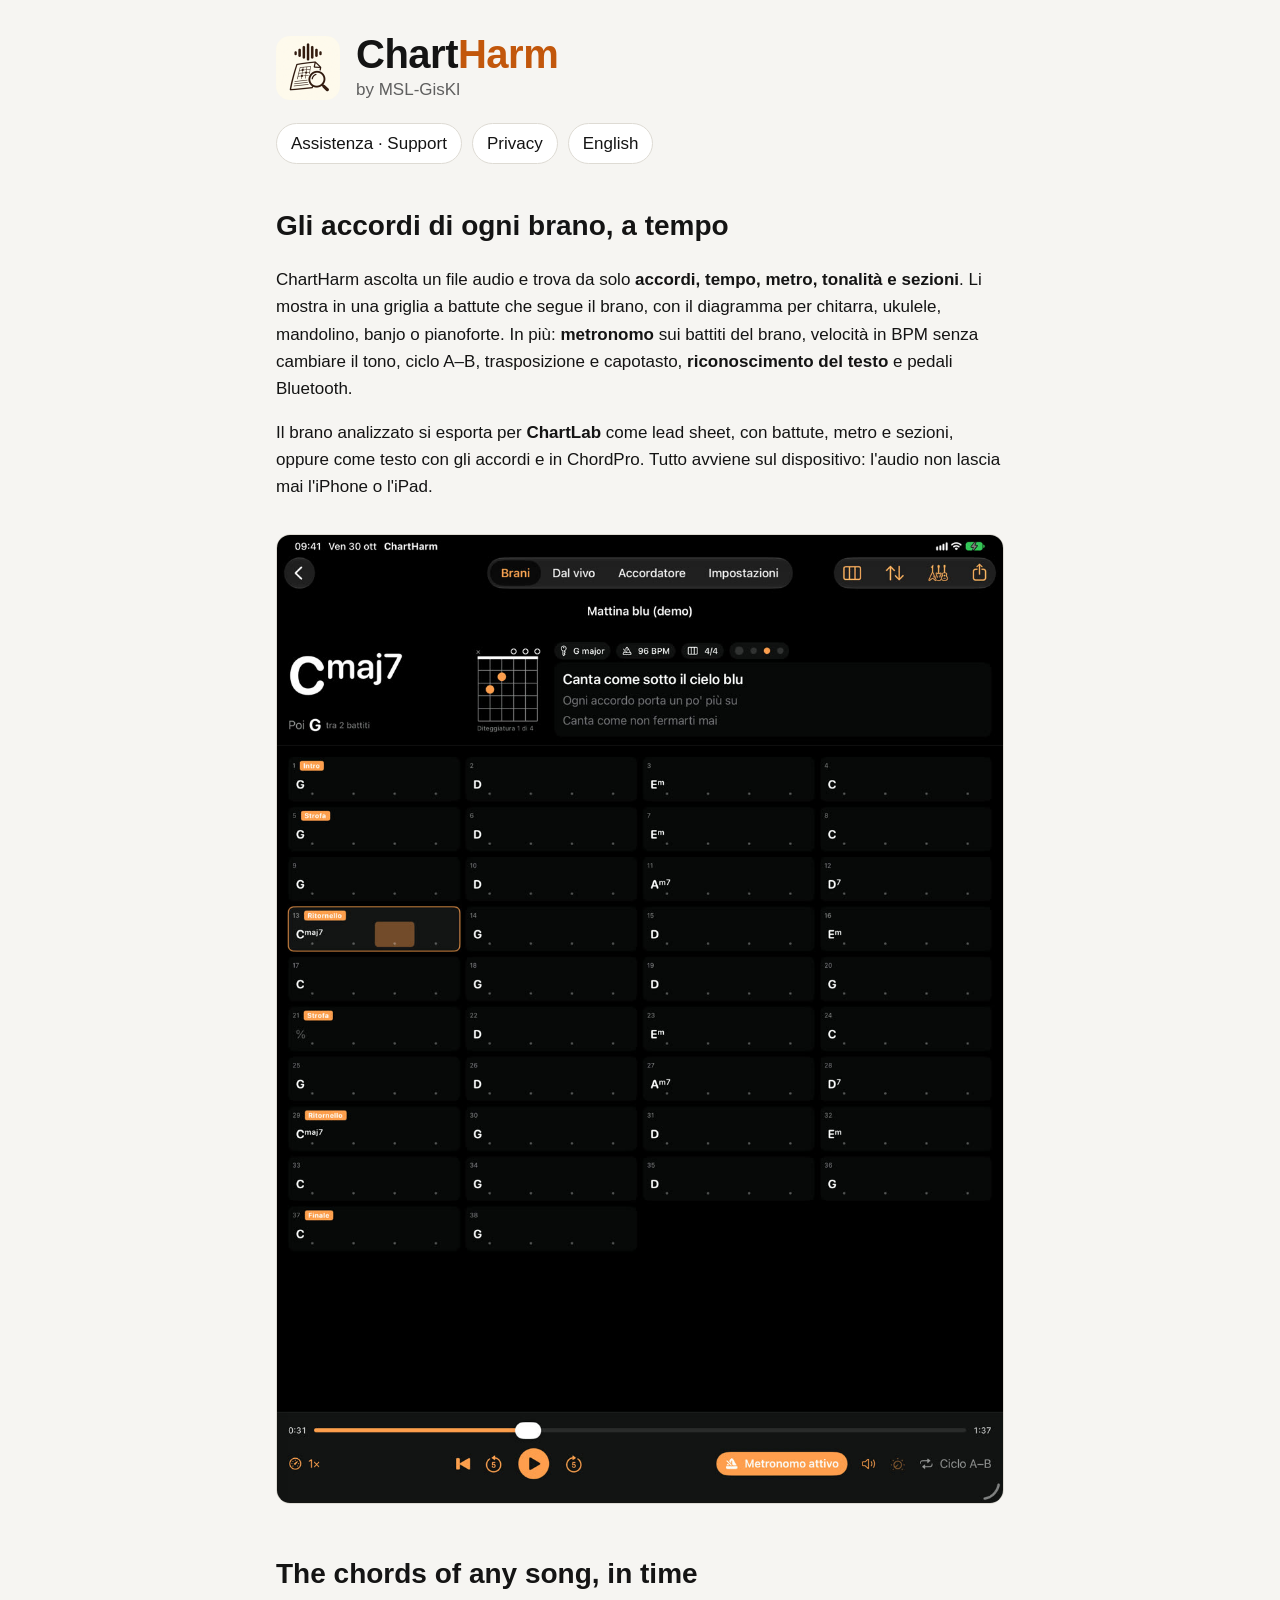
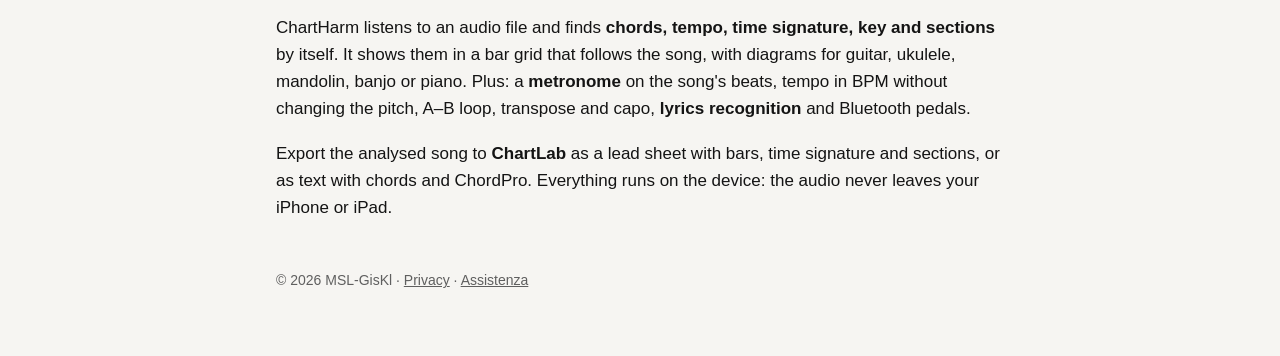
<file: index.html>
<!doctype html>
<html lang="it">
<head>
<meta charset="utf-8">
<meta name="viewport" content="width=device-width, initial-scale=1">
<title>ChartHarm</title>
<meta name="description" content="ChartHarm: ascolta un brano e trova accordi, tempo, tonalità, sezioni e testo, su iPhone e iPad.">
<link rel="stylesheet" href="style.css">
<link rel="icon" href="icona.png">
</head>
<body>
<main>
  <header>
    <img src="icona.png" alt="Icona di ChartHarm">
    <div>
      <h1>Chart<span>Harm</span></h1>
      <p class="byline">by MSL-GisKl</p>
    </div>
  </header>
  <nav>
    <a href="support.html">Assistenza · Support</a>
    <a href="privacy.html">Privacy</a>
    <a href="#en">English</a>
  </nav>

  <section lang="it">
    <h2>Gli accordi di ogni brano, a tempo</h2>
    <p>ChartHarm ascolta un file audio e trova da solo <strong>accordi, tempo, metro, tonalità e
    sezioni</strong>. Li mostra in una griglia a battute che segue il brano, con il diagramma per chitarra,
    ukulele, mandolino, banjo o pianoforte. In più: <strong>metronomo</strong> sui battiti del brano,
    velocità in BPM senza cambiare il tono, ciclo A–B, trasposizione e capotasto,
    <strong>riconoscimento del testo</strong> e pedali Bluetooth.</p>
    <p>Il brano analizzato si esporta per <strong>ChartLab</strong> come lead sheet, con battute, metro e
    sezioni, oppure come testo con gli accordi e in ChordPro. Tutto avviene sul dispositivo: l'audio non
    lascia mai l'iPhone o l'iPad.</p>
    <img class="shot" src="schermata.jpg" alt="ChartHarm su iPad: accordo in corso, diagramma, testo e griglia delle battute">
  </section>

  <section lang="en" id="en">
    <h2>The chords of any song, in time</h2>
    <p>ChartHarm listens to an audio file and finds <strong>chords, tempo, time signature, key and
    sections</strong> by itself. It shows them in a bar grid that follows the song, with diagrams for guitar,
    ukulele, mandolin, banjo or piano. Plus: a <strong>metronome</strong> on the song's beats, tempo in BPM
    without changing the pitch, A–B loop, transpose and capo, <strong>lyrics recognition</strong> and
    Bluetooth pedals.</p>
    <p>Export the analysed song to <strong>ChartLab</strong> as a lead sheet with bars, time signature and
    sections, or as text with chords and ChordPro. Everything runs on the device: the audio never leaves
    your iPhone or iPad.</p>
  </section>

  <footer>© 2026 MSL-GisKl · <a href="privacy.html">Privacy</a> · <a href="support.html">Assistenza</a></footer>
</main>
</body>
</html>
</file>
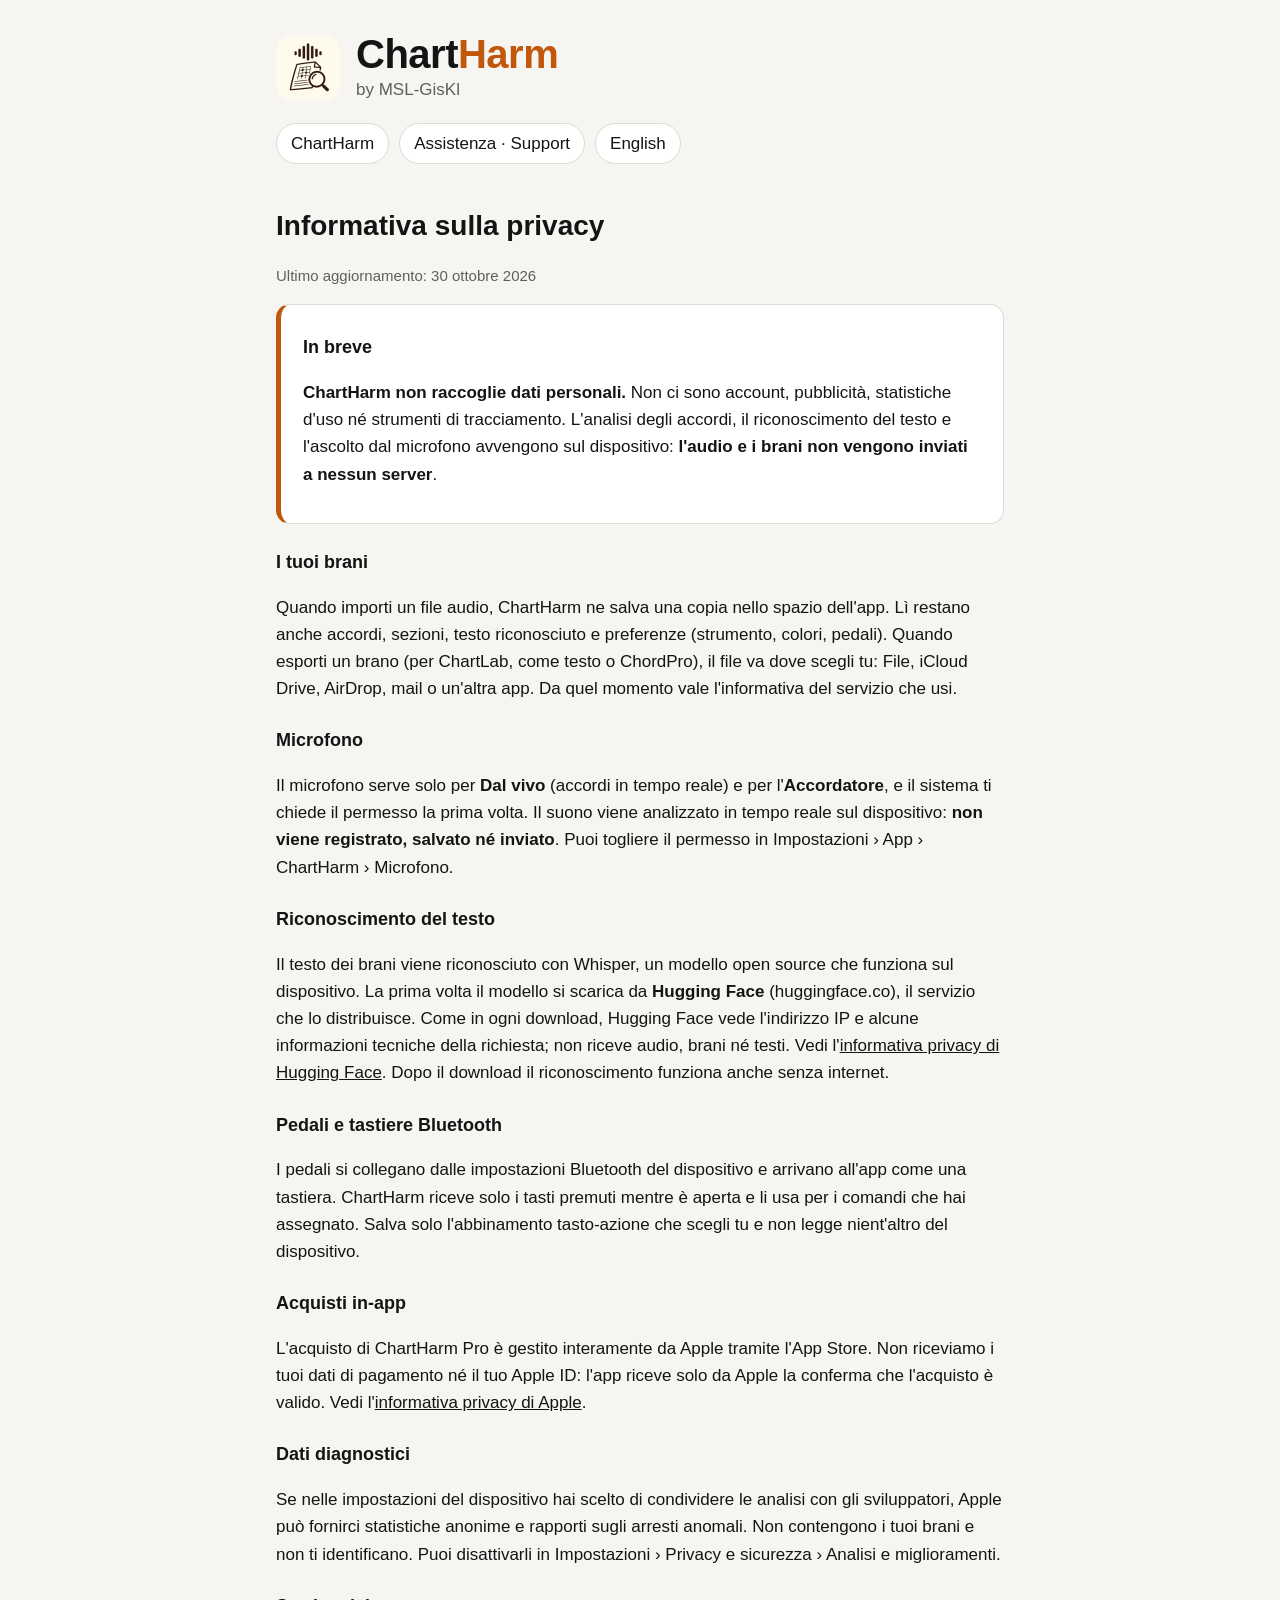
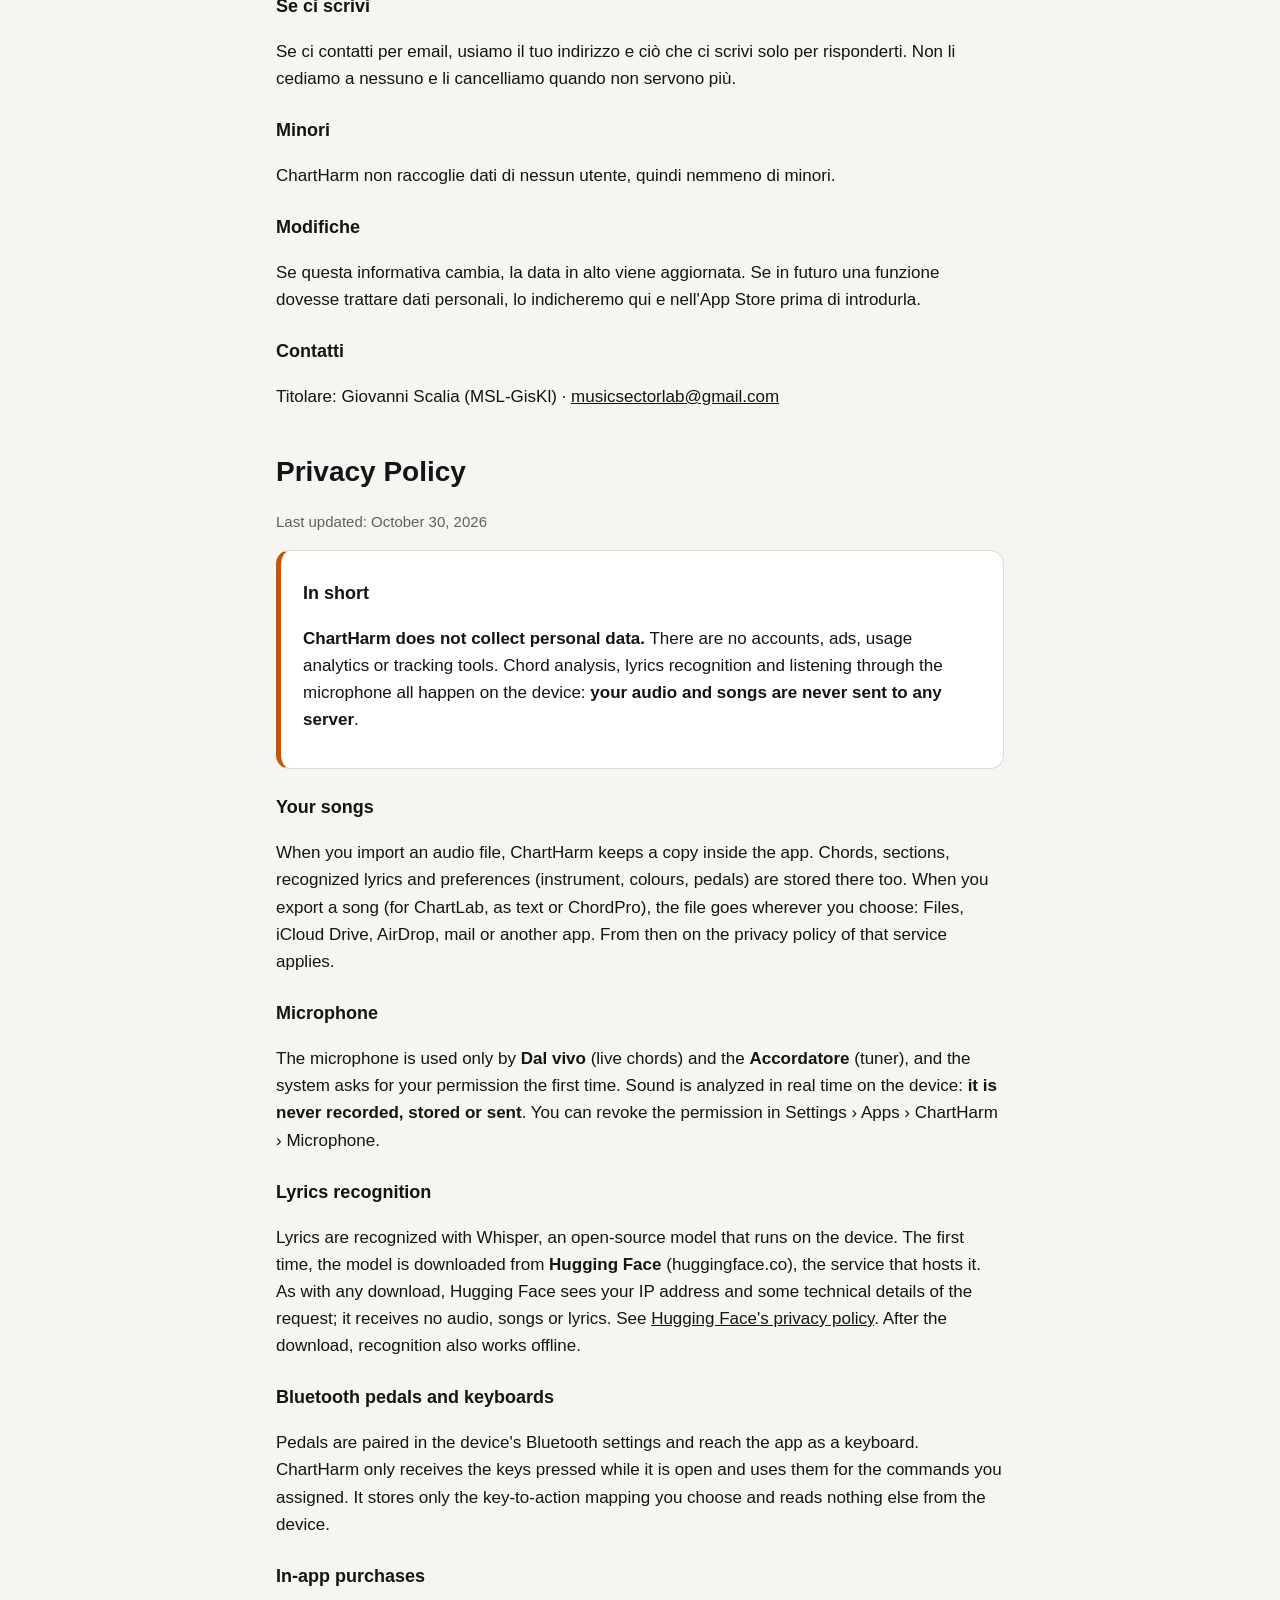
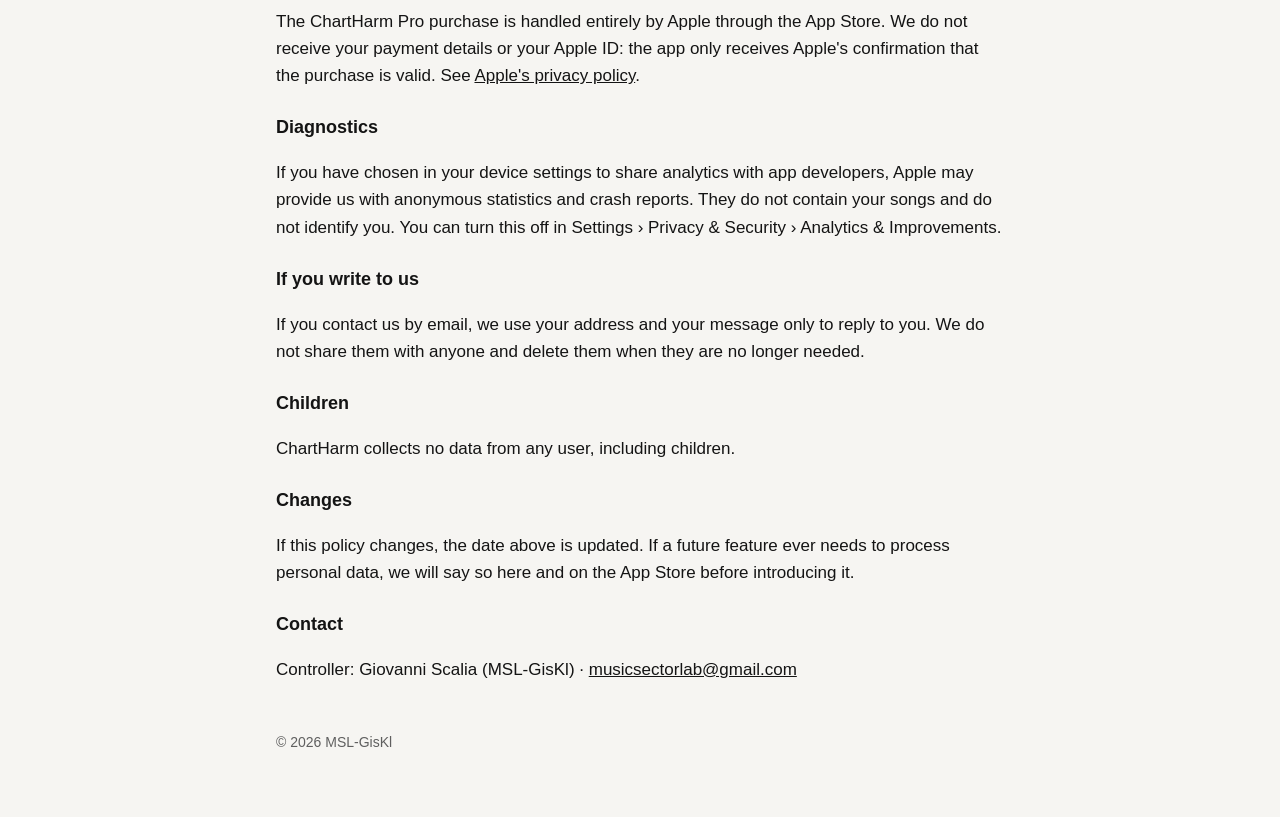
<file: privacy.html>
<!doctype html>
<html lang="it">
<head>
<meta charset="utf-8">
<meta name="viewport" content="width=device-width, initial-scale=1">
<title>ChartHarm – Privacy</title>
<link rel="stylesheet" href="style.css">
<link rel="icon" href="icona.png">
</head>
<body>
<main>
  <header>
    <img src="icona.png" alt="">
    <div>
      <h1>Chart<span>Harm</span></h1>
      <p class="byline">by MSL-GisKl</p>
    </div>
  </header>
  <nav>
    <a href="index.html">ChartHarm</a>
    <a href="support.html">Assistenza · Support</a>
    <a href="#en">English</a>
  </nav>

  <section lang="it">
    <h2>Informativa sulla privacy</h2>
    <p class="lang">Ultimo aggiornamento: 30 ottobre 2026</p>

    <div class="card">
      <h3>In breve</h3>
      <p><strong>ChartHarm non raccoglie dati personali.</strong> Non ci sono account, pubblicità,
      statistiche d'uso né strumenti di tracciamento. L'analisi degli accordi, il riconoscimento del testo
      e l'ascolto dal microfono avvengono sul dispositivo: <strong>l'audio e i brani non vengono inviati a
      nessun server</strong>.</p>
    </div>

    <h3>I tuoi brani</h3>
    <p>Quando importi un file audio, ChartHarm ne salva una copia nello spazio dell'app. Lì restano anche
    accordi, sezioni, testo riconosciuto e preferenze (strumento, colori, pedali). Quando esporti un brano
    (per ChartLab, come testo o ChordPro), il file va dove scegli tu: File, iCloud Drive, AirDrop, mail o
    un'altra app. Da quel momento vale l'informativa del servizio che usi.</p>

    <h3>Microfono</h3>
    <p>Il microfono serve solo per <strong>Dal vivo</strong> (accordi in tempo reale) e per
    l'<strong>Accordatore</strong>, e il sistema ti chiede il permesso la prima volta. Il suono viene
    analizzato in tempo reale sul dispositivo: <strong>non viene registrato, salvato né inviato</strong>.
    Puoi togliere il permesso in Impostazioni › App › ChartHarm › Microfono.</p>

    <h3>Riconoscimento del testo</h3>
    <p>Il testo dei brani viene riconosciuto con Whisper, un modello open source che funziona sul
    dispositivo. La prima volta il modello si scarica da <strong>Hugging Face</strong> (huggingface.co), il
    servizio che lo distribuisce. Come in ogni download, Hugging Face vede l'indirizzo IP e alcune
    informazioni tecniche della richiesta; non riceve audio, brani né testi. Vedi
    l'<a href="https://huggingface.co/privacy">informativa privacy di Hugging Face</a>. Dopo il download il
    riconoscimento funziona anche senza internet.</p>

    <h3>Pedali e tastiere Bluetooth</h3>
    <p>I pedali si collegano dalle impostazioni Bluetooth del dispositivo e arrivano all'app come una
    tastiera. ChartHarm riceve solo i tasti premuti mentre è aperta e li usa per i comandi che hai
    assegnato. Salva solo l'abbinamento tasto-azione che scegli tu e non legge nient'altro del dispositivo.</p>

    <h3>Acquisti in-app</h3>
    <p>L'acquisto di ChartHarm Pro è gestito interamente da Apple tramite l'App Store. Non riceviamo
    i tuoi dati di pagamento né il tuo Apple ID: l'app riceve solo da Apple la conferma che l'acquisto
    è valido. Vedi l'<a href="https://www.apple.com/legal/privacy/">informativa privacy di Apple</a>.</p>

    <h3>Dati diagnostici</h3>
    <p>Se nelle impostazioni del dispositivo hai scelto di condividere le analisi con gli sviluppatori,
    Apple può fornirci statistiche anonime e rapporti sugli arresti anomali. Non contengono i tuoi brani
    e non ti identificano. Puoi disattivarli in Impostazioni › Privacy e sicurezza › Analisi e miglioramenti.</p>

    <h3>Se ci scrivi</h3>
    <p>Se ci contatti per email, usiamo il tuo indirizzo e ciò che ci scrivi solo per risponderti.
    Non li cediamo a nessuno e li cancelliamo quando non servono più.</p>

    <h3>Minori</h3>
    <p>ChartHarm non raccoglie dati di nessun utente, quindi nemmeno di minori.</p>

    <h3>Modifiche</h3>
    <p>Se questa informativa cambia, la data in alto viene aggiornata. Se in futuro una funzione
    dovesse trattare dati personali, lo indicheremo qui e nell'App Store prima di introdurla.</p>

    <h3>Contatti</h3>
    <p>Titolare: Giovanni Scalia (MSL-GisKl) ·
    <a href="mailto:musicsectorlab@gmail.com">musicsectorlab@gmail.com</a></p>
  </section>

  <section lang="en" id="en">
    <h2>Privacy Policy</h2>
    <p class="lang">Last updated: October 30, 2026</p>

    <div class="card">
      <h3>In short</h3>
      <p><strong>ChartHarm does not collect personal data.</strong> There are no accounts, ads,
      usage analytics or tracking tools. Chord analysis, lyrics recognition and listening through the
      microphone all happen on the device: <strong>your audio and songs are never sent to any server</strong>.</p>
    </div>

    <h3>Your songs</h3>
    <p>When you import an audio file, ChartHarm keeps a copy inside the app. Chords, sections, recognized
    lyrics and preferences (instrument, colours, pedals) are stored there too. When you export a song
    (for ChartLab, as text or ChordPro), the file goes wherever you choose: Files, iCloud Drive, AirDrop,
    mail or another app. From then on the privacy policy of that service applies.</p>

    <h3>Microphone</h3>
    <p>The microphone is used only by <strong>Dal vivo</strong> (live chords) and the <strong>Accordatore</strong>
    (tuner), and the system asks for your permission the first time. Sound is analyzed in real time on the
    device: <strong>it is never recorded, stored or sent</strong>. You can revoke the permission in
    Settings › Apps › ChartHarm › Microphone.</p>

    <h3>Lyrics recognition</h3>
    <p>Lyrics are recognized with Whisper, an open-source model that runs on the device. The first time,
    the model is downloaded from <strong>Hugging Face</strong> (huggingface.co), the service that hosts it.
    As with any download, Hugging Face sees your IP address and some technical details of the request; it
    receives no audio, songs or lyrics. See <a href="https://huggingface.co/privacy">Hugging Face's privacy
    policy</a>. After the download, recognition also works offline.</p>

    <h3>Bluetooth pedals and keyboards</h3>
    <p>Pedals are paired in the device's Bluetooth settings and reach the app as a keyboard. ChartHarm only
    receives the keys pressed while it is open and uses them for the commands you assigned. It stores only
    the key-to-action mapping you choose and reads nothing else from the device.</p>

    <h3>In-app purchases</h3>
    <p>The ChartHarm Pro purchase is handled entirely by Apple through the App Store. We do not receive
    your payment details or your Apple ID: the app only receives Apple's confirmation that the purchase
    is valid. See <a href="https://www.apple.com/legal/privacy/">Apple's privacy policy</a>.</p>

    <h3>Diagnostics</h3>
    <p>If you have chosen in your device settings to share analytics with app developers, Apple may
    provide us with anonymous statistics and crash reports. They do not contain your songs and do not
    identify you. You can turn this off in Settings › Privacy &amp; Security › Analytics &amp; Improvements.</p>

    <h3>If you write to us</h3>
    <p>If you contact us by email, we use your address and your message only to reply to you.
    We do not share them with anyone and delete them when they are no longer needed.</p>

    <h3>Children</h3>
    <p>ChartHarm collects no data from any user, including children.</p>

    <h3>Changes</h3>
    <p>If this policy changes, the date above is updated. If a future feature ever needs to process
    personal data, we will say so here and on the App Store before introducing it.</p>

    <h3>Contact</h3>
    <p>Controller: Giovanni Scalia (MSL-GisKl) ·
    <a href="mailto:musicsectorlab@gmail.com">musicsectorlab@gmail.com</a></p>
  </section>

  <footer>© 2026 MSL-GisKl</footer>
</main>
</body>
</html>
</file>
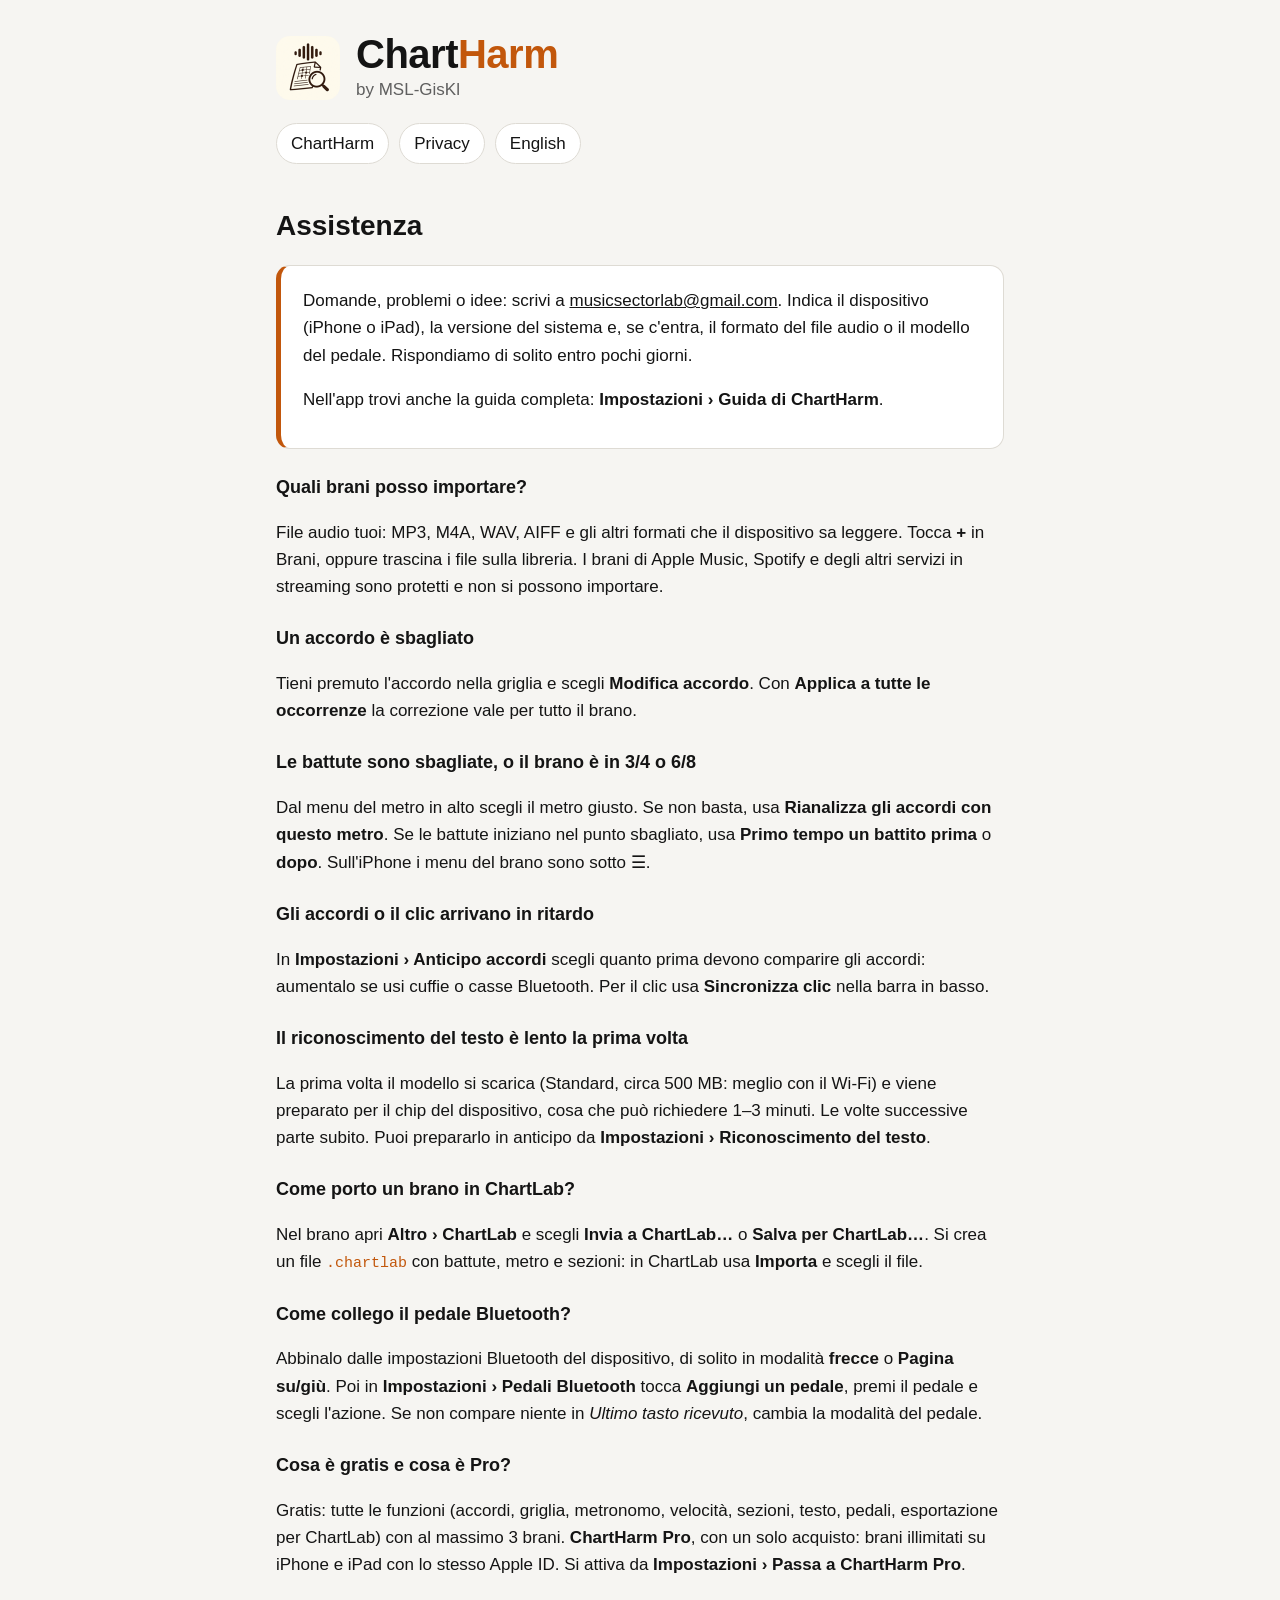
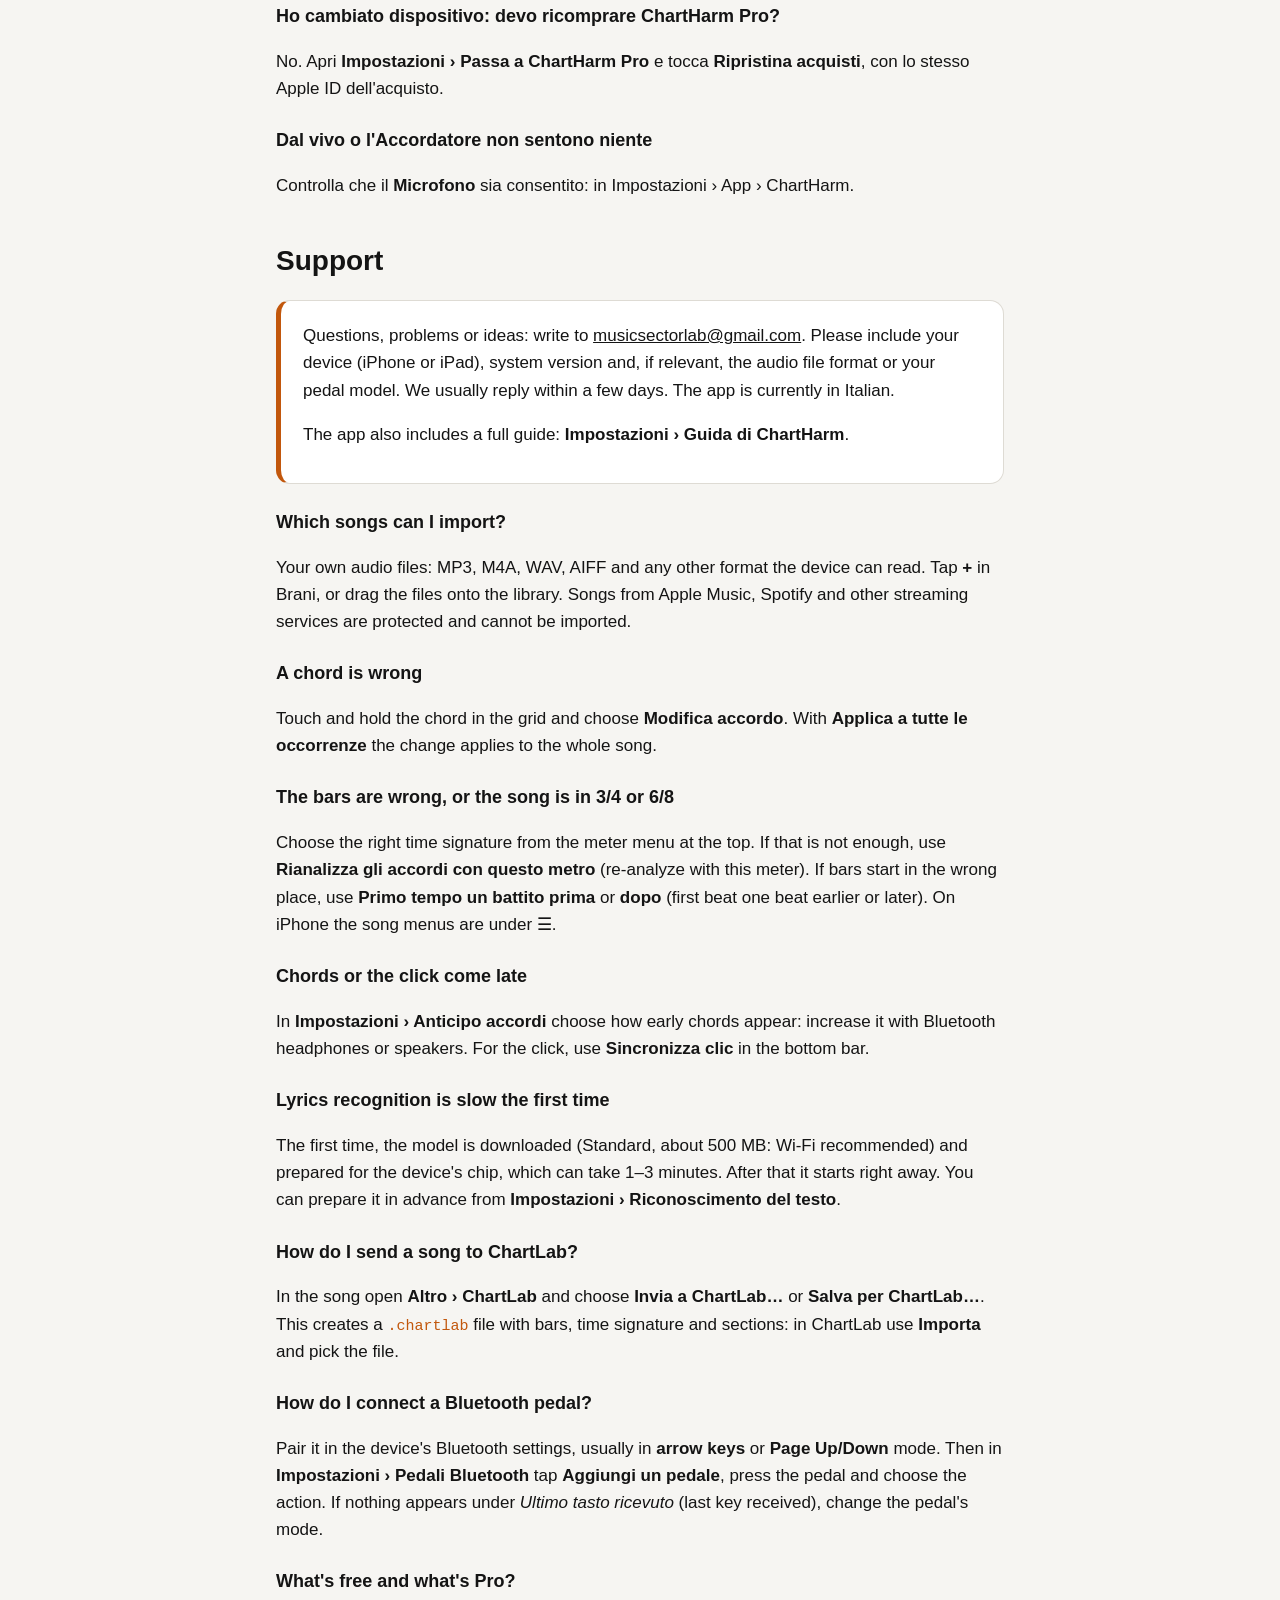
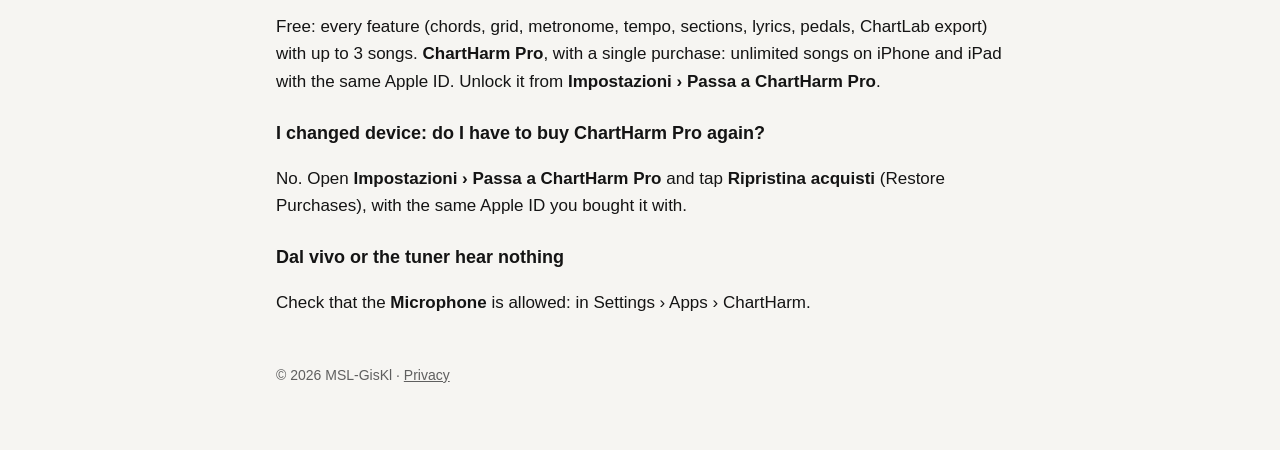
<file: support.html>
<!doctype html>
<html lang="it">
<head>
<meta charset="utf-8">
<meta name="viewport" content="width=device-width, initial-scale=1">
<title>ChartHarm – Assistenza · Support</title>
<link rel="stylesheet" href="style.css">
<link rel="icon" href="icona.png">
</head>
<body>
<main>
  <header>
    <img src="icona.png" alt="">
    <div>
      <h1>Chart<span>Harm</span></h1>
      <p class="byline">by MSL-GisKl</p>
    </div>
  </header>
  <nav>
    <a href="index.html">ChartHarm</a>
    <a href="privacy.html">Privacy</a>
    <a href="#en">English</a>
  </nav>

  <section lang="it">
    <h2>Assistenza</h2>
    <div class="card">
      <p>Domande, problemi o idee: scrivi a
      <a href="mailto:musicsectorlab@gmail.com?subject=ChartHarm">musicsectorlab@gmail.com</a>.
      Indica il dispositivo (iPhone o iPad), la versione del sistema e, se c'entra, il formato del file
      audio o il modello del pedale. Rispondiamo di solito entro pochi giorni.</p>
      <p>Nell'app trovi anche la guida completa: <strong>Impostazioni › Guida di ChartHarm</strong>.</p>
    </div>

    <h3>Quali brani posso importare?</h3>
    <p>File audio tuoi: MP3, M4A, WAV, AIFF e gli altri formati che il dispositivo sa leggere. Tocca
    <strong>+</strong> in Brani, oppure trascina i file sulla libreria. I brani di Apple Music, Spotify e
    degli altri servizi in streaming sono protetti e non si possono importare.</p>

    <h3>Un accordo è sbagliato</h3>
    <p>Tieni premuto l'accordo nella griglia e scegli <strong>Modifica
    accordo</strong>. Con <strong>Applica a tutte le occorrenze</strong> la correzione vale per tutto il
    brano.</p>

    <h3>Le battute sono sbagliate, o il brano è in 3/4 o 6/8</h3>
    <p>Dal menu del metro in alto scegli il metro giusto. Se non basta, usa <strong>Rianalizza gli accordi
    con questo metro</strong>. Se le battute iniziano nel punto sbagliato, usa <strong>Primo tempo un
    battito prima</strong> o <strong>dopo</strong>. Sull'iPhone i menu del brano sono sotto ☰.</p>

    <h3>Gli accordi o il clic arrivano in ritardo</h3>
    <p>In <strong>Impostazioni › Anticipo accordi</strong> scegli quanto prima devono comparire gli accordi:
    aumentalo se usi cuffie o casse Bluetooth. Per il clic usa <strong>Sincronizza clic</strong> nella barra
    in basso.</p>

    <h3>Il riconoscimento del testo è lento la prima volta</h3>
    <p>La prima volta il modello si scarica (Standard, circa 500 MB: meglio con il Wi-Fi) e viene preparato
    per il chip del dispositivo, cosa che può richiedere 1–3 minuti. Le volte successive parte subito. Puoi
    prepararlo in anticipo da <strong>Impostazioni › Riconoscimento del testo</strong>.</p>

    <h3>Come porto un brano in ChartLab?</h3>
    <p>Nel brano apri <strong>Altro › ChartLab</strong> e scegli <strong>Invia a ChartLab…</strong> o
    <strong>Salva per ChartLab…</strong>. Si crea un file <code>.chartlab</code> con battute, metro e
    sezioni: in ChartLab usa <strong>Importa</strong> e scegli il file.</p>

    <h3>Come collego il pedale Bluetooth?</h3>
    <p>Abbinalo dalle impostazioni Bluetooth del dispositivo, di solito in modalità <strong>frecce</strong>
    o <strong>Pagina su/giù</strong>. Poi in <strong>Impostazioni › Pedali Bluetooth</strong> tocca
    <strong>Aggiungi un pedale</strong>, premi il pedale e scegli l'azione. Se non compare niente in
    <em>Ultimo tasto ricevuto</em>, cambia la modalità del pedale.</p>

    <h3>Cosa è gratis e cosa è Pro?</h3>
    <p>Gratis: tutte le funzioni (accordi, griglia, metronomo, velocità, sezioni, testo, pedali, esportazione
    per ChartLab) con al massimo 3 brani. <strong>ChartHarm Pro</strong>, con un solo acquisto: brani
    illimitati su iPhone e iPad con lo stesso Apple ID. Si attiva da <strong>Impostazioni › Passa a
    ChartHarm Pro</strong>.</p>

    <h3>Ho cambiato dispositivo: devo ricomprare ChartHarm Pro?</h3>
    <p>No. Apri <strong>Impostazioni › Passa a ChartHarm Pro</strong> e tocca <strong>Ripristina
    acquisti</strong>, con lo stesso Apple ID dell'acquisto.</p>

    <h3>Dal vivo o l'Accordatore non sentono niente</h3>
    <p>Controlla che il <strong>Microfono</strong> sia consentito: in Impostazioni › App › ChartHarm.</p>
  </section>

  <section lang="en" id="en">
    <h2>Support</h2>
    <div class="card">
      <p>Questions, problems or ideas: write to
      <a href="mailto:musicsectorlab@gmail.com?subject=ChartHarm">musicsectorlab@gmail.com</a>.
      Please include your device (iPhone or iPad), system version and, if relevant, the audio file format
      or your pedal model. We usually reply within a few days. The app is currently in Italian.</p>
      <p>The app also includes a full guide: <strong>Impostazioni › Guida di ChartHarm</strong>.</p>
    </div>

    <h3>Which songs can I import?</h3>
    <p>Your own audio files: MP3, M4A, WAV, AIFF and any other format the device can read. Tap
    <strong>+</strong> in Brani, or drag the files onto the library. Songs from Apple Music, Spotify and other
    streaming services are protected and cannot be imported.</p>

    <h3>A chord is wrong</h3>
    <p>Touch and hold the chord in the grid and choose <strong>Modifica
    accordo</strong>. With <strong>Applica a tutte le occorrenze</strong> the change applies to the whole song.</p>

    <h3>The bars are wrong, or the song is in 3/4 or 6/8</h3>
    <p>Choose the right time signature from the meter menu at the top. If that is not enough, use
    <strong>Rianalizza gli accordi con questo metro</strong> (re-analyze with this meter). If bars start in the
    wrong place, use <strong>Primo tempo un battito prima</strong> or <strong>dopo</strong> (first beat one beat
    earlier or later). On iPhone the song menus are under ☰.</p>

    <h3>Chords or the click come late</h3>
    <p>In <strong>Impostazioni › Anticipo accordi</strong> choose how early chords appear: increase it with
    Bluetooth headphones or speakers. For the click, use <strong>Sincronizza clic</strong> in the bottom bar.</p>

    <h3>Lyrics recognition is slow the first time</h3>
    <p>The first time, the model is downloaded (Standard, about 500 MB: Wi-Fi recommended) and prepared for
    the device's chip, which can take 1–3 minutes. After that it starts right away. You can prepare it in
    advance from <strong>Impostazioni › Riconoscimento del testo</strong>.</p>

    <h3>How do I send a song to ChartLab?</h3>
    <p>In the song open <strong>Altro › ChartLab</strong> and choose <strong>Invia a ChartLab…</strong> or
    <strong>Salva per ChartLab…</strong>. This creates a <code>.chartlab</code> file with bars, time signature
    and sections: in ChartLab use <strong>Importa</strong> and pick the file.</p>

    <h3>How do I connect a Bluetooth pedal?</h3>
    <p>Pair it in the device's Bluetooth settings, usually in <strong>arrow keys</strong> or
    <strong>Page Up/Down</strong> mode. Then in <strong>Impostazioni › Pedali Bluetooth</strong> tap
    <strong>Aggiungi un pedale</strong>, press the pedal and choose the action. If nothing appears under
    <em>Ultimo tasto ricevuto</em> (last key received), change the pedal's mode.</p>

    <h3>What's free and what's Pro?</h3>
    <p>Free: every feature (chords, grid, metronome, tempo, sections, lyrics, pedals, ChartLab export) with
    up to 3 songs. <strong>ChartHarm Pro</strong>, with a single purchase: unlimited songs on iPhone and iPad with the same Apple ID. Unlock it from <strong>Impostazioni › Passa a ChartHarm Pro</strong>.</p>

    <h3>I changed device: do I have to buy ChartHarm Pro again?</h3>
    <p>No. Open <strong>Impostazioni › Passa a ChartHarm Pro</strong> and tap <strong>Ripristina
    acquisti</strong> (Restore Purchases), with the same Apple ID you bought it with.</p>

    <h3>Dal vivo or the tuner hear nothing</h3>
    <p>Check that the <strong>Microphone</strong> is allowed: in Settings › Apps › ChartHarm.</p>
  </section>

  <footer>© 2026 MSL-GisKl · <a href="privacy.html">Privacy</a></footer>
</main>
</body>
</html>
</file>
<file: style.css>
/* ChartHarm — sito: gli stessi colori dell'app (arancio sul nero). */
:root {
  --bg: #f6f5f2;
  --card: #ffffff;
  --ink: #141414;
  --faded: #5f5f5f;
  --line: #dedbd4;
  --accent: #c2570c;   /* arancio scuro: leggibile su fondo chiaro */
  color-scheme: light dark;
}
@media (prefers-color-scheme: dark) {
  :root {
    --bg: #000000; --card: #141414; --ink: #f2f2f2; --faded: #a3a3a3;
    --line: #2b2b2b; --accent: #ff9f43;
  }
}
* { box-sizing: border-box; }
body {
  margin: 0;
  background: var(--bg);
  color: var(--ink);
  font: 17px/1.6 -apple-system, BlinkMacSystemFont, "Helvetica Neue", Arial, sans-serif;
}
main { max-width: 760px; margin: 0 auto; padding: 32px 16px 64px; }
header { display: flex; align-items: center; gap: 16px; margin-bottom: 8px; }
header img { width: 64px; height: 64px; border-radius: 14px; }
header > div { min-width: 0; }
h1 { font-size: clamp(30px, 9vw, 40px); margin: 0; line-height: 1.1; font-weight: 800; letter-spacing: -0.5px; }
h1 span { color: var(--accent); }
.byline { color: var(--faded); margin: 0; }
h2 { font-size: clamp(23px, 6vw, 28px); margin: 40px 0 8px; font-weight: 800; }
h3 { font-size: 18px; margin: 24px 0 4px; }
a { color: inherit; }
nav { margin: 20px 0 28px; display: flex; gap: 10px; flex-wrap: wrap; }
nav a {
  text-decoration: none; padding: 6px 14px; border-radius: 999px;
  border: 1px solid var(--line); background: var(--card);
}
.card {
  background: var(--card); border: 1px solid var(--line); border-left: 5px solid var(--accent);
  border-radius: 14px; padding: 4px 22px 18px; margin-top: 16px;
}
.lang { color: var(--faded); font-size: 15px; }
footer { margin-top: 48px; color: var(--faded); font-size: 14px; }
ul { padding-left: 22px; }
.shot { width: 100%; height: auto; border-radius: 14px; border: 1px solid var(--line); margin-top: 16px; }
code {
  font: 15px/1.4 ui-monospace, "SF Mono", Menlo, monospace;
  color: var(--accent); white-space: nowrap;
}
</file>
